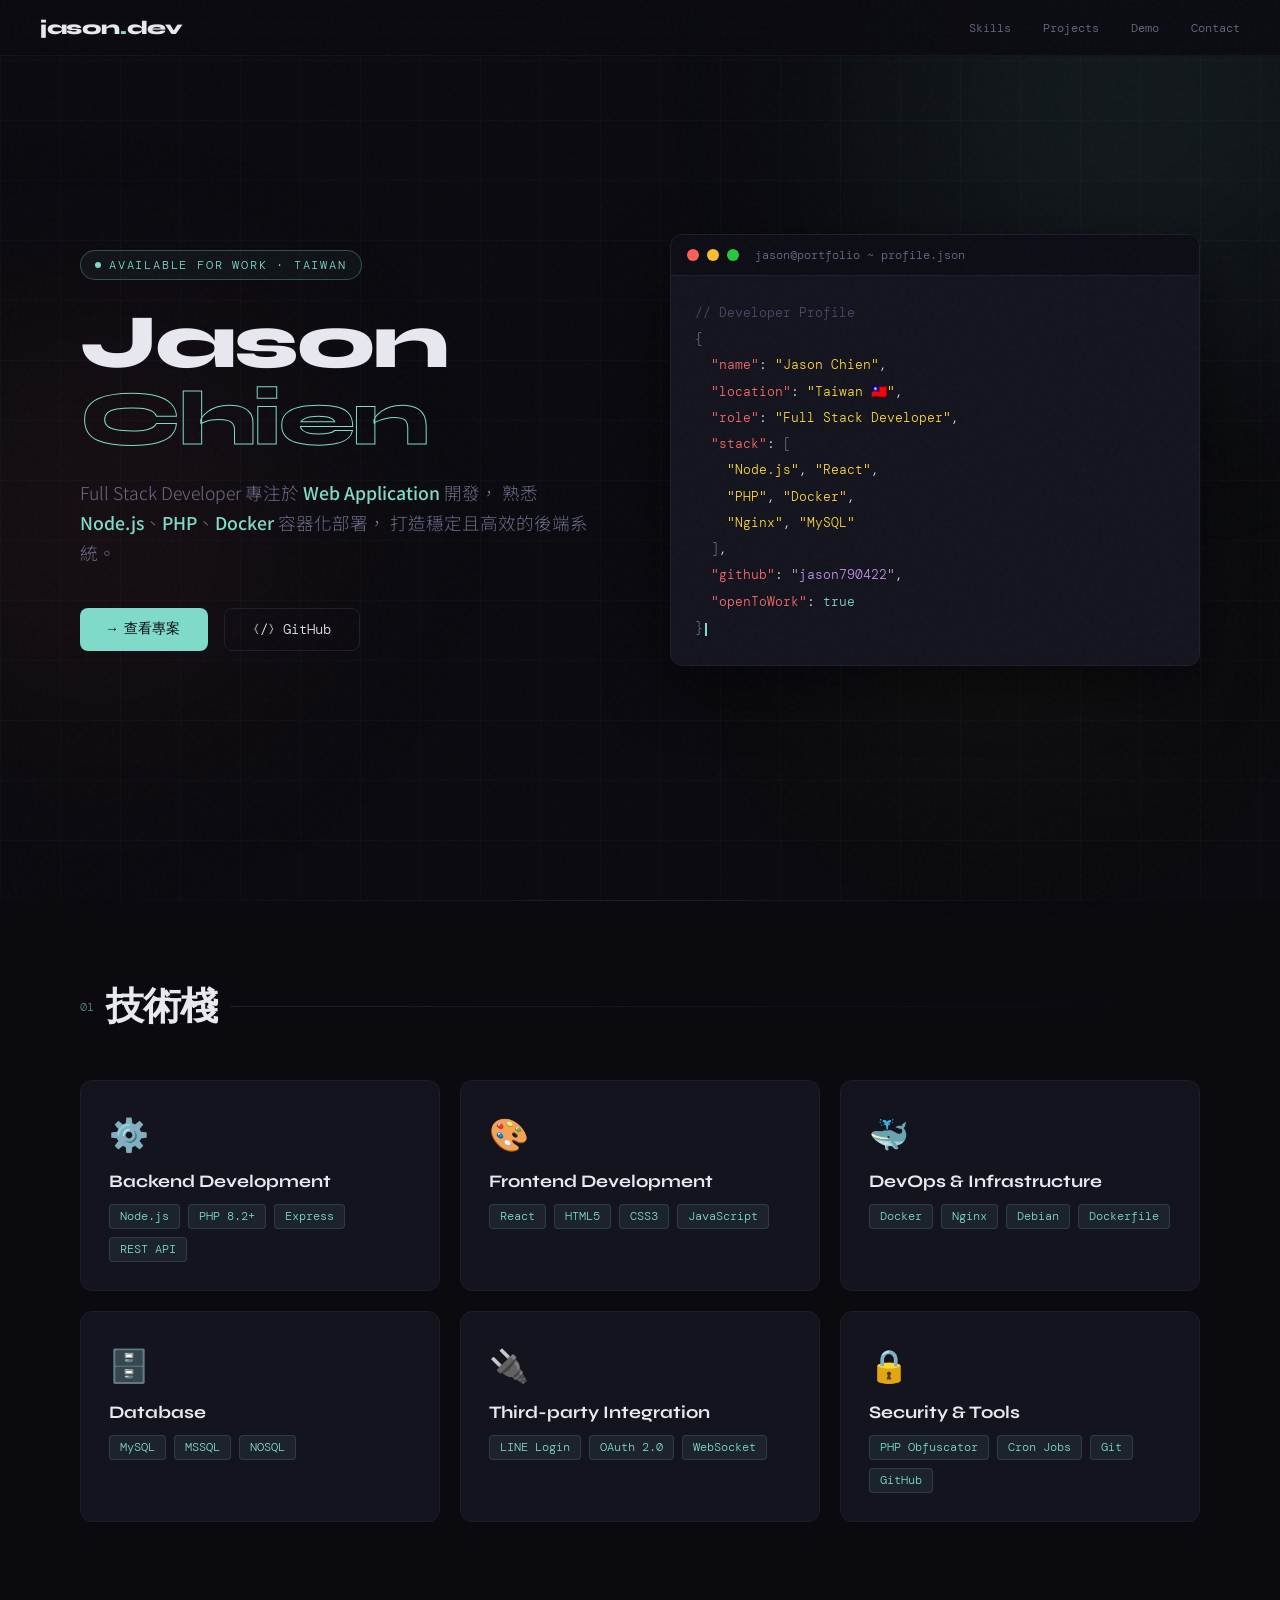
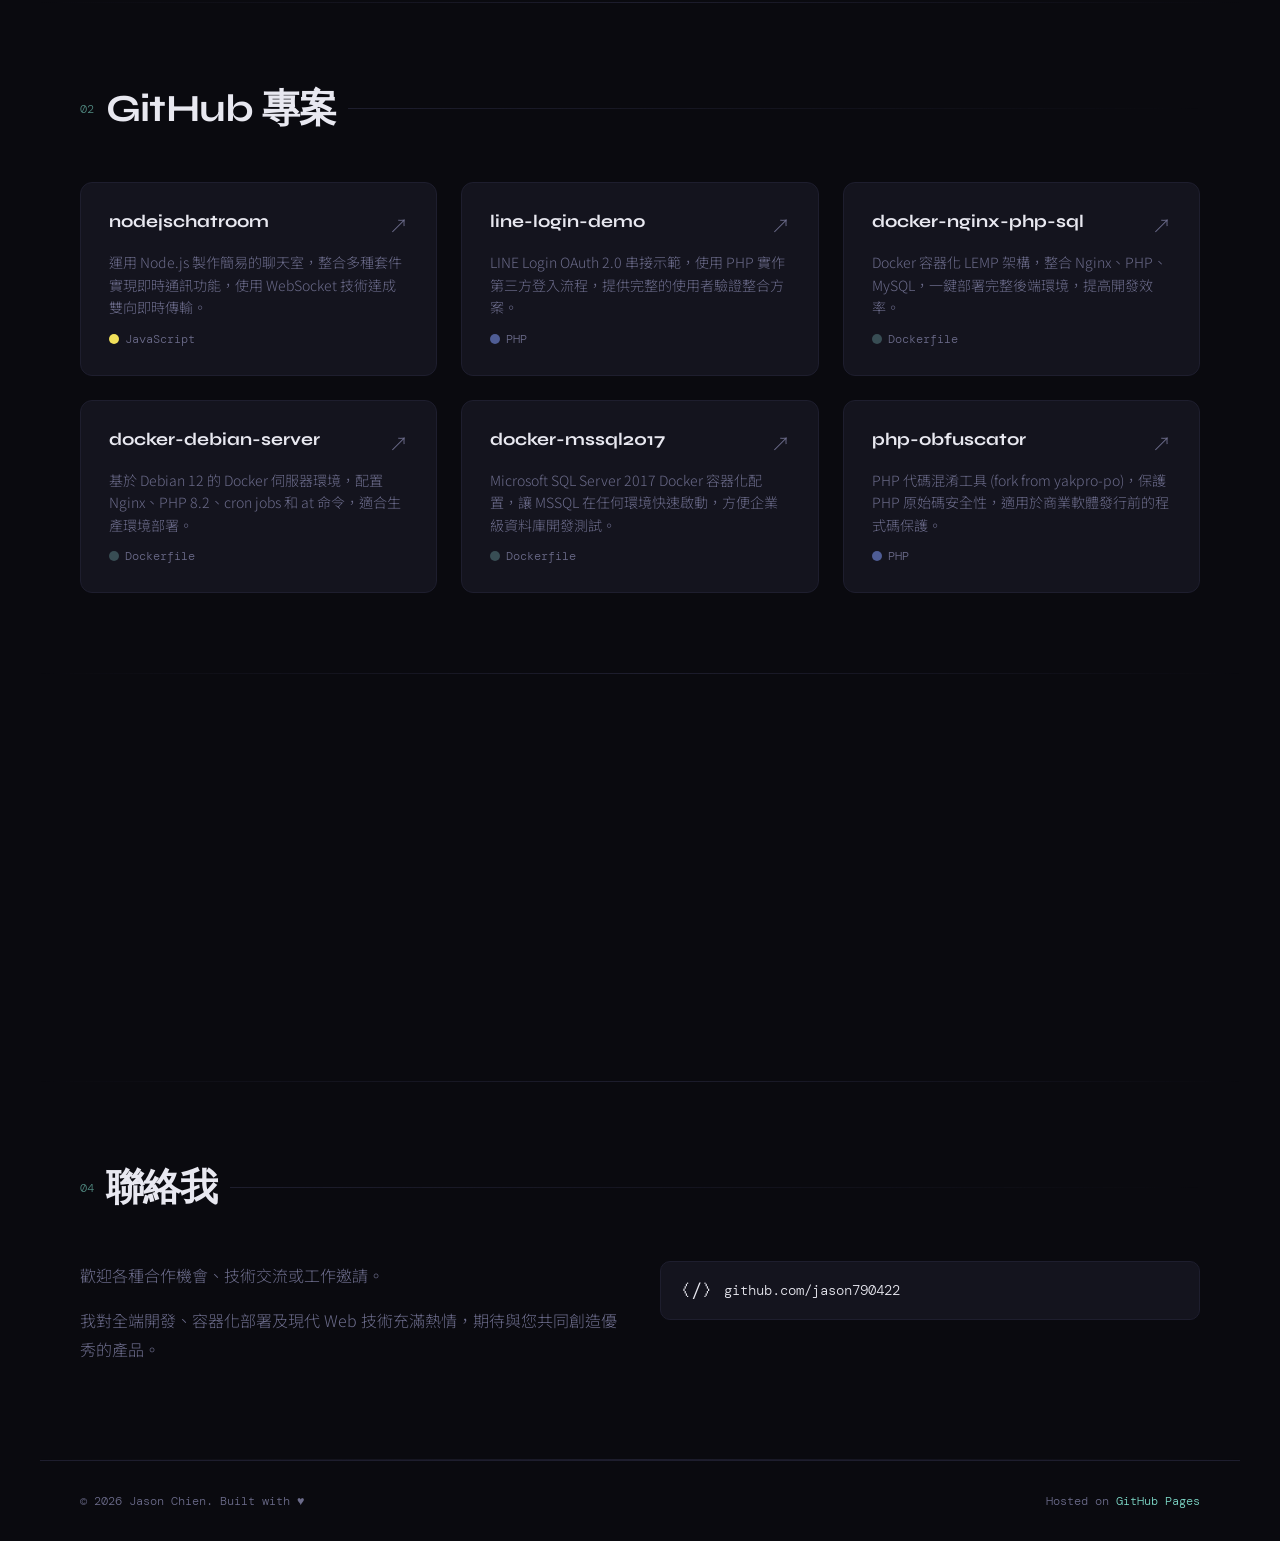
<file: index.html>
<!DOCTYPE html>
<html lang="zh-TW">

<head>
    <meta charset="UTF-8" />
    <meta name="viewport" content="width=device-width, initial-scale=1.0" />
    <title>Jason Chien | Full Stack Developer</title>
    <link rel="preconnect" href="https://fonts.googleapis.com" />
    <link
        href="https://fonts.googleapis.com/css2?family=Syne:wght@400;600;700;800&family=DM+Mono:ital,wght@0,400;0,500;1,400&family=Noto+Sans+TC:wght@300;400;500&display=swap"
        rel="stylesheet" />
    <style>
        *,
        *::before,
        *::after {
            box-sizing: border-box;
            margin: 0;
            padding: 0;
        }

        :root {
            --bg: #0a0a0f;
            --surface: #111118;
            --border: #1e1e2e;
            --accent: #7fdbca;
            --accent2: #ff6b6b;
            --accent3: #ffd93d;
            --text: #e8e8f0;
            --muted: #6b6b8a;
            --card: #14141e;
        }

        html {
            scroll-behavior: smooth;
        }

        body {
            background: var(--bg);
            color: var(--text);
            font-family: 'Noto Sans TC', sans-serif;
            font-weight: 300;
            overflow-x: hidden;
        }

        /* ── NOISE OVERLAY ── */
        body::before {
            content: '';
            position: fixed;
            inset: 0;
            background-image: url("data:image/svg+xml,%3Csvg viewBox='0 0 256 256' xmlns='http://www.w3.org/2000/svg'%3E%3Cfilter id='n'%3E%3CfeTurbulence type='fractalNoise' baseFrequency='0.9' numOctaves='4' stitchTiles='stitch'/%3E%3C/filter%3E%3Crect width='100%25' height='100%25' filter='url(%23n)' opacity='0.04'/%3E%3C/svg%3E");
            pointer-events: none;
            z-index: 9999;
            opacity: 0.6;
        }

        /* ── GRID BACKGROUND ── */
        .grid-bg {
            position: fixed;
            inset: 0;
            background-image:
                linear-gradient(rgba(127, 219, 202, 0.03) 1px, transparent 1px),
                linear-gradient(90deg, rgba(127, 219, 202, 0.03) 1px, transparent 1px);
            background-size: 60px 60px;
            pointer-events: none;
            z-index: 0;
        }

        /* ── GLOW ORBS ── */
        .orb {
            position: fixed;
            border-radius: 50%;
            filter: blur(120px);
            pointer-events: none;
            z-index: 0;
        }

        .orb-1 {
            width: 500px;
            height: 500px;
            background: rgba(127, 219, 202, 0.08);
            top: -150px;
            right: -100px;
        }

        .orb-2 {
            width: 400px;
            height: 400px;
            background: rgba(255, 107, 107, 0.06);
            bottom: 20%;
            left: -100px;
        }

        .orb-3 {
            width: 300px;
            height: 300px;
            background: rgba(255, 217, 61, 0.05);
            top: 50%;
            right: 10%;
        }

        /* ── LAYOUT ── */
        main {
            position: relative;
            z-index: 1;
        }

        /* ── HERO ── */
        .hero {
            min-height: 100vh;
            display: grid;
            grid-template-columns: 1fr 1fr;
            align-items: center;
            max-width: 1200px;
            margin: 0 auto;
            padding: 80px 40px;
            gap: 60px;
        }

        .hero-left {
            position: relative;
        }

        .tag-line {
            display: inline-flex;
            align-items: center;
            gap: 8px;
            font-family: 'DM Mono', monospace;
            font-size: 0.75rem;
            color: var(--accent);
            letter-spacing: 0.15em;
            text-transform: uppercase;
            margin-bottom: 24px;
            padding: 6px 14px;
            border: 1px solid rgba(127, 219, 202, 0.3);
            border-radius: 100px;
            background: rgba(127, 219, 202, 0.05);
            animation: fadeUp 0.8s ease both;
        }

        .tag-line::before {
            content: '';
            width: 6px;
            height: 6px;
            background: var(--accent);
            border-radius: 50%;
            animation: pulse 2s infinite;
        }

        @keyframes pulse {

            0%,
            100% {
                opacity: 1;
                transform: scale(1);
            }

            50% {
                opacity: 0.5;
                transform: scale(0.8);
            }
        }

        h1 {
            font-family: 'Syne', sans-serif;
            font-size: clamp(3rem, 6vw, 5.5rem);
            font-weight: 800;
            line-height: 1.0;
            letter-spacing: -0.03em;
            animation: fadeUp 0.8s 0.1s ease both;
        }

        h1 .name-first {
            display: block;
            color: var(--text);
        }

        h1 .name-last {
            display: block;
            -webkit-text-stroke: 1px var(--accent);
            color: transparent;
        }

        .hero-subtitle {
            margin-top: 20px;
            font-size: 1.1rem;
            color: var(--muted);
            line-height: 1.7;
            animation: fadeUp 0.8s 0.2s ease both;
        }

        .hero-subtitle span {
            color: var(--accent);
            font-weight: 500;
        }

        .hero-cta {
            display: flex;
            gap: 16px;
            margin-top: 40px;
            animation: fadeUp 0.8s 0.3s ease both;
        }

        .btn {
            display: inline-flex;
            align-items: center;
            gap: 8px;
            padding: 12px 28px;
            border-radius: 8px;
            font-family: 'DM Mono', monospace;
            font-size: 0.85rem;
            text-decoration: none;
            transition: all 0.3s ease;
            cursor: pointer;
        }

        .btn-primary {
            background: var(--accent);
            color: var(--bg);
            font-weight: 500;
            border: none;
        }

        .btn-primary:hover {
            background: #a0ede0;
            transform: translateY(-2px);
            box-shadow: 0 8px 30px rgba(127, 219, 202, 0.3);
        }

        .btn-secondary {
            background: transparent;
            color: var(--text);
            border: 1px solid var(--border);
        }

        .btn-secondary:hover {
            border-color: var(--accent);
            color: var(--accent);
            transform: translateY(-2px);
        }

        /* ── HERO RIGHT: Terminal ── */
        .terminal {
            background: var(--card);
            border: 1px solid var(--border);
            border-radius: 12px;
            overflow: hidden;
            animation: fadeUp 0.8s 0.4s ease both;
            box-shadow: 0 20px 60px rgba(0, 0, 0, 0.5);
        }

        .terminal-header {
            padding: 12px 16px;
            background: #0d0d15;
            border-bottom: 1px solid var(--border);
            display: flex;
            align-items: center;
            gap: 8px;
        }

        .dot {
            width: 12px;
            height: 12px;
            border-radius: 50%;
        }

        .dot-red {
            background: #ff5f57;
        }

        .dot-yellow {
            background: #febc2e;
        }

        .dot-green {
            background: #28c840;
        }

        .terminal-title {
            margin-left: 8px;
            font-family: 'DM Mono', monospace;
            font-size: 0.75rem;
            color: var(--muted);
        }

        .terminal-body {
            padding: 24px;
            font-family: 'DM Mono', monospace;
            font-size: 0.82rem;
            line-height: 2;
        }

        .t-comment {
            color: #4a4a6a;
        }

        .t-key {
            color: var(--accent2);
        }

        .t-val {
            color: var(--accent);
        }

        .t-str {
            color: var(--accent3);
        }

        .t-arr {
            color: #c792ea;
        }

        .t-bracket {
            color: var(--muted);
        }

        .t-cursor {
            display: inline-block;
            width: 2px;
            height: 1em;
            background: var(--accent);
            animation: blink 1s step-end infinite;
            vertical-align: text-bottom;
            margin-left: 2px;
        }

        @keyframes blink {

            0%,
            100% {
                opacity: 1;
            }

            50% {
                opacity: 0;
            }
        }

        /* ── SECTION COMMON ── */
        section {
            max-width: 1200px;
            margin: 0 auto;
            padding: 80px 40px;
        }

        .section-label {
            display: flex;
            align-items: center;
            gap: 12px;
            margin-bottom: 48px;
        }

        .section-label .num {
            font-family: 'DM Mono', monospace;
            font-size: 0.75rem;
            color: var(--accent);
            opacity: 0.6;
        }

        .section-label h2 {
            font-family: 'Syne', sans-serif;
            font-size: clamp(1.8rem, 3vw, 2.5rem);
            font-weight: 700;
            letter-spacing: -0.02em;
        }

        .section-label::after {
            content: '';
            flex: 1;
            height: 1px;
            background: linear-gradient(90deg, var(--border) 0%, transparent 100%);
        }

        /* ── SKILLS ── */
        .skills-grid {
            display: grid;
            grid-template-columns: repeat(auto-fit, minmax(280px, 1fr));
            gap: 20px;
        }

        .skill-card {
            background: var(--card);
            border: 1px solid var(--border);
            border-radius: 12px;
            padding: 28px;
            transition: all 0.3s ease;
            position: relative;
            overflow: hidden;
        }

        .skill-card::before {
            content: '';
            position: absolute;
            top: 0;
            left: 0;
            right: 0;
            height: 2px;
            background: linear-gradient(90deg, var(--accent), transparent);
            transform: scaleX(0);
            transform-origin: left;
            transition: transform 0.3s ease;
        }

        .skill-card:hover {
            border-color: rgba(127, 219, 202, 0.3);
            transform: translateY(-4px);
        }

        .skill-card:hover::before {
            transform: scaleX(1);
        }

        .skill-icon {
            font-size: 2rem;
            margin-bottom: 16px;
        }

        .skill-title {
            font-family: 'Syne', sans-serif;
            font-size: 1.1rem;
            font-weight: 700;
            margin-bottom: 12px;
        }

        .skill-tags {
            display: flex;
            flex-wrap: wrap;
            gap: 8px;
        }

        .tag {
            font-family: 'DM Mono', monospace;
            font-size: 0.72rem;
            padding: 4px 10px;
            border-radius: 4px;
            background: rgba(127, 219, 202, 0.08);
            color: var(--accent);
            border: 1px solid rgba(127, 219, 202, 0.15);
        }

        /* ── PROJECTS ── */
        .projects-grid {
            display: grid;
            grid-template-columns: repeat(auto-fit, minmax(340px, 1fr));
            gap: 24px;
        }

        .project-card {
            background: var(--card);
            border: 1px solid var(--border);
            border-radius: 12px;
            padding: 28px;
            transition: all 0.3s ease;
            display: flex;
            flex-direction: column;
            gap: 12px;
            text-decoration: none;
            color: inherit;
        }

        .project-card:hover {
            border-color: rgba(127, 219, 202, 0.3);
            transform: translateY(-4px);
            box-shadow: 0 12px 40px rgba(0, 0, 0, 0.4);
        }

        .project-header {
            display: flex;
            justify-content: space-between;
            align-items: flex-start;
        }

        .project-name {
            font-family: 'Syne', sans-serif;
            font-size: 1.1rem;
            font-weight: 700;
            color: var(--text);
        }

        .project-arrow {
            color: var(--muted);
            font-size: 1.2rem;
            transition: all 0.3s;
        }

        .project-card:hover .project-arrow {
            color: var(--accent);
            transform: translate(3px, -3px);
        }

        .project-desc {
            font-size: 0.88rem;
            color: var(--muted);
            line-height: 1.6;
        }

        .project-lang {
            display: flex;
            align-items: center;
            gap: 6px;
            margin-top: auto;
            font-family: 'DM Mono', monospace;
            font-size: 0.75rem;
            color: var(--muted);
        }

        .lang-dot {
            width: 10px;
            height: 10px;
            border-radius: 50%;
        }

        /* ── REACT DEMO ── */
        .demo-section {
            background: var(--card);
            border: 1px solid var(--border);
            border-radius: 16px;
            overflow: hidden;
        }

        .demo-header {
            padding: 20px 28px;
            border-bottom: 1px solid var(--border);
            display: flex;
            align-items: center;
            gap: 16px;
        }

        .demo-header h3 {
            font-family: 'Syne', sans-serif;
            font-weight: 700;
            font-size: 1rem;
        }

        .demo-badge {
            font-family: 'DM Mono', monospace;
            font-size: 0.7rem;
            padding: 3px 10px;
            background: rgba(255, 107, 107, 0.15);
            color: var(--accent2);
            border: 1px solid rgba(255, 107, 107, 0.3);
            border-radius: 100px;
        }

        .demo-links {
            display: grid;
            grid-template-columns: repeat(auto-fit, minmax(280px, 1fr));
            gap: 0;
        }

        .demo-link {
            display: flex;
            align-items: center;
            gap: 16px;
            padding: 24px 28px;
            border-right: 1px solid var(--border);
            border-bottom: 1px solid var(--border);
            text-decoration: none;
            color: inherit;
            transition: all 0.3s ease;
        }

        .demo-link:last-child {
            border-right: none;
        }

        .demo-link:hover {
            background: rgba(127, 219, 202, 0.04);
        }

        .demo-link:hover .demo-link-icon {
            color: var(--accent);
        }

        .demo-link-icon {
            font-size: 1.8rem;
            transition: color 0.3s;
        }

        .demo-link-info {
            flex: 1;
        }

        .demo-link-title {
            font-family: 'Syne', sans-serif;
            font-weight: 600;
            font-size: 0.95rem;
            margin-bottom: 4px;
        }

        .demo-link-url {
            font-family: 'DM Mono', monospace;
            font-size: 0.72rem;
            color: var(--muted);
        }

        /* ── CONTACT ── */
        .contact-grid {
            display: grid;
            grid-template-columns: 1fr 1fr;
            gap: 40px;
            align-items: start;
        }

        .contact-text p {
            font-size: 1rem;
            color: var(--muted);
            line-height: 1.8;
            margin-bottom: 16px;
        }

        .contact-links {
            display: flex;
            flex-direction: column;
            gap: 12px;
        }

        .contact-link {
            display: flex;
            align-items: center;
            gap: 12px;
            padding: 16px 20px;
            background: var(--card);
            border: 1px solid var(--border);
            border-radius: 10px;
            text-decoration: none;
            color: var(--text);
            font-family: 'DM Mono', monospace;
            font-size: 0.85rem;
            transition: all 0.3s ease;
        }

        .contact-link:hover {
            border-color: var(--accent);
            color: var(--accent);
            transform: translateX(4px);
        }

        .contact-link-icon {
            font-size: 1.2rem;
        }

        /* ── FOOTER ── */
        footer {
            border-top: 1px solid var(--border);
            padding: 32px 40px;
            max-width: 1200px;
            margin: 0 auto;
            display: flex;
            justify-content: space-between;
            align-items: center;
        }

        .footer-left {
            font-family: 'DM Mono', monospace;
            font-size: 0.78rem;
            color: var(--muted);
        }

        .footer-right {
            font-family: 'DM Mono', monospace;
            font-size: 0.78rem;
            color: var(--muted);
        }

        .footer-right span {
            color: var(--accent);
        }

        /* ── ANIMATIONS ── */
        @keyframes fadeUp {
            from {
                opacity: 0;
                transform: translateY(24px);
            }

            to {
                opacity: 1;
                transform: translateY(0);
            }
        }

        .fade-in {
            opacity: 0;
            transform: translateY(20px);
            transition: opacity 0.7s ease, transform 0.7s ease;
        }

        .fade-in.visible {
            opacity: 1;
            transform: translateY(0);
        }

        /* ── NAV ── */
        nav {
            position: fixed;
            top: 0;
            left: 0;
            right: 0;
            z-index: 100;
            padding: 16px 40px;
            display: flex;
            justify-content: space-between;
            align-items: center;
            background: rgba(10, 10, 15, 0.8);
            backdrop-filter: blur(12px);
            border-bottom: 1px solid rgba(30, 30, 46, 0.5);
        }

        .nav-logo {
            font-family: 'Syne', sans-serif;
            font-weight: 800;
            font-size: 1.2rem;
            letter-spacing: -0.02em;
        }

        .nav-logo span {
            color: var(--accent);
        }

        .nav-links {
            display: flex;
            gap: 32px;
        }

        .nav-links a {
            font-family: 'DM Mono', monospace;
            font-size: 0.78rem;
            color: var(--muted);
            text-decoration: none;
            transition: color 0.3s;
        }

        .nav-links a:hover {
            color: var(--accent);
        }

        /* ── DIVIDER ── */
        .divider {
            max-width: 1200px;
            margin: 0 auto;
            height: 1px;
            background: linear-gradient(90deg, transparent, var(--border), transparent);
        }

        /* ── RESPONSIVE ── */
        @media (max-width: 768px) {
            .hero {
                grid-template-columns: 1fr;
                padding: 120px 24px 60px;
            }

            .terminal {
                display: none;
            }

            nav {
                padding: 16px 24px;
            }

            .nav-links {
                display: none;
            }

            section {
                padding: 60px 24px;
            }

            .contact-grid {
                grid-template-columns: 1fr;
            }

            footer {
                flex-direction: column;
                gap: 12px;
                text-align: center;
                padding: 24px;
            }
        }
    </style>
</head>

<body>

    <div class="grid-bg"></div>
    <div class="orb orb-1"></div>
    <div class="orb orb-2"></div>
    <div class="orb orb-3"></div>

    <!-- NAV -->
    <nav>
        <div class="nav-logo">jason<span>.</span>dev</div>
        <div class="nav-links">
            <a href="#skills">Skills</a>
            <a href="#projects">Projects</a>
            <a href="#demo">Demo</a>
            <a href="#contact">Contact</a>
        </div>
    </nav>

    <main>
        <!-- HERO -->
        <div class="hero">
            <div class="hero-left">
                <div class="tag-line">Available for work · Taiwan</div>
                <h1>
                    <span class="name-first">Jason</span>
                    <span class="name-last">Chien</span>
                </h1>
                <p class="hero-subtitle">
                    Full Stack Developer 專注於 <span>Web Application</span> 開發，
                    熟悉 <span>Node.js</span>、<span>PHP</span>、<span>Docker</span> 容器化部署，
                    打造穩定且高效的後端系統。
                </p>
                <div class="hero-cta">
                    <a href="#projects" class="btn btn-primary">→ 查看專案</a>
                    <a href="https://github.com/jason790422" target="_blank" class="btn btn-secondary">⟨/⟩ GitHub</a>
                </div>
            </div>

            <div class="terminal">
                <div class="terminal-header">
                    <div class="dot dot-red"></div>
                    <div class="dot dot-yellow"></div>
                    <div class="dot dot-green"></div>
                    <div class="terminal-title">jason@portfolio ~ profile.json</div>
                </div>
                <div class="terminal-body">
                    <div class="t-comment">// Developer Profile</div>
                    <div><span class="t-bracket">{</span></div>
                    <div>&nbsp;&nbsp;<span class="t-key">"name"</span>: <span class="t-str">"Jason Chien"</span>,</div>
                    <div>&nbsp;&nbsp;<span class="t-key">"location"</span>: <span class="t-str">"Taiwan 🇹🇼"</span>,
                    </div>
                    <div>&nbsp;&nbsp;<span class="t-key">"role"</span>: <span class="t-str">"Full Stack
                            Developer"</span>,</div>
                    <div>&nbsp;&nbsp;<span class="t-key">"stack"</span>: <span class="t-bracket">[</span></div>
                    <div>&nbsp;&nbsp;&nbsp;&nbsp;<span class="t-str">"Node.js"</span>, <span
                            class="t-str">"React"</span>,</div>
                    <div>&nbsp;&nbsp;&nbsp;&nbsp;<span class="t-str">"PHP"</span>, <span class="t-str">"Docker"</span>,
                    </div>
                    <div>&nbsp;&nbsp;&nbsp;&nbsp;<span class="t-str">"Nginx"</span>, <span class="t-str">"MySQL"</span>
                    </div>
                    <div>&nbsp;&nbsp;<span class="t-bracket">]</span>,</div>
                    <div>&nbsp;&nbsp;<span class="t-key">"github"</span>: <span class="t-arr">"jason790422"</span>,
                    </div>
                    <div>&nbsp;&nbsp;<span class="t-key">"openToWork"</span>: <span class="t-val">true</span></div>
                    <div><span class="t-bracket">}</span><span class="t-cursor"></span></div>
                </div>
            </div>
        </div>

        <div class="divider"></div>

        <!-- SKILLS -->
        <section id="skills">
            <div class="section-label fade-in">
                <span class="num">01</span>
                <h2>技術棧</h2>
            </div>
            <div class="skills-grid">
                <div class="skill-card fade-in">
                    <div class="skill-icon">⚙️</div>
                    <div class="skill-title">Backend Development</div>
                    <div class="skill-tags">
                        <span class="tag">Node.js</span>
                        <span class="tag">PHP 8.2+</span>
                        <span class="tag">Express</span>
                        <span class="tag">REST API</span>
                    </div>
                </div>
                <div class="skill-card fade-in">
                    <div class="skill-icon">🎨</div>
                    <div class="skill-title">Frontend Development</div>
                    <div class="skill-tags">
                        <span class="tag">React</span>
                        <span class="tag">HTML5</span>
                        <span class="tag">CSS3</span>
                        <span class="tag">JavaScript</span>
                    </div>
                </div>
                <div class="skill-card fade-in">
                    <div class="skill-icon">🐳</div>
                    <div class="skill-title">DevOps & Infrastructure</div>
                    <div class="skill-tags">
                        <span class="tag">Docker</span>
                        <span class="tag">Nginx</span>
                        <span class="tag">Debian</span>
                        <span class="tag">Dockerfile</span>
                    </div>
                </div>
                <div class="skill-card fade-in">
                    <div class="skill-icon">🗄️</div>
                    <div class="skill-title">Database</div>
                    <div class="skill-tags">
                        <span class="tag">MySQL</span>
                        <span class="tag">MSSQL</span>
                        <span class="tag">NOSQL</span>
                    </div>
                </div>
                <div class="skill-card fade-in">
                    <div class="skill-icon">🔌</div>
                    <div class="skill-title">Third-party Integration</div>
                    <div class="skill-tags">
                        <span class="tag">LINE Login</span>
                        <span class="tag">OAuth 2.0</span>
                        <span class="tag">WebSocket</span>
                    </div>
                </div>
                <div class="skill-card fade-in">
                    <div class="skill-icon">🔒</div>
                    <div class="skill-title">Security & Tools</div>
                    <div class="skill-tags">
                        <span class="tag">PHP Obfuscator</span>
                        <span class="tag">Cron Jobs</span>
                        <span class="tag">Git</span>
                        <span class="tag">GitHub</span>
                    </div>
                </div>
            </div>
        </section>

        <div class="divider"></div>

        <!-- PROJECTS -->
        <section id="projects">
            <div class="section-label fade-in">
                <span class="num">02</span>
                <h2>GitHub 專案</h2>
            </div>
            <div class="projects-grid">
                <a href="https://github.com/jason790422/nodejschatroom" target="_blank" class="project-card fade-in">
                    <div class="project-header">
                        <div class="project-name">nodejschatroom</div>
                        <div class="project-arrow">↗</div>
                    </div>
                    <div class="project-desc">運用 Node.js 製作簡易的聊天室，整合多種套件實現即時通訊功能，使用 WebSocket 技術達成雙向即時傳輸。</div>
                    <div class="project-lang">
                        <div class="lang-dot" style="background: #f1e05a;"></div>
                        JavaScript
                    </div>
                </a>

                <a href="https://github.com/jason790422/line-login-demo" target="_blank" class="project-card fade-in">
                    <div class="project-header">
                        <div class="project-name">line-login-demo</div>
                        <div class="project-arrow">↗</div>
                    </div>
                    <div class="project-desc">LINE Login OAuth 2.0 串接示範，使用 PHP 實作第三方登入流程，提供完整的使用者驗證整合方案。</div>
                    <div class="project-lang">
                        <div class="lang-dot" style="background: #4F5D95;"></div>
                        PHP
                    </div>
                </a>

                <a href="https://github.com/jason790422/docker-nginx-php-sql" target="_blank"
                    class="project-card fade-in">
                    <div class="project-header">
                        <div class="project-name">docker-nginx-php-sql</div>
                        <div class="project-arrow">↗</div>
                    </div>
                    <div class="project-desc">Docker 容器化 LEMP 架構，整合 Nginx、PHP、MySQL，一鍵部署完整後端環境，提高開發效率。</div>
                    <div class="project-lang">
                        <div class="lang-dot" style="background: #384d54;"></div>
                        Dockerfile
                    </div>
                </a>

                <a href="https://github.com/jason790422/docker-debian-server" target="_blank"
                    class="project-card fade-in">
                    <div class="project-header">
                        <div class="project-name">docker-debian-server</div>
                        <div class="project-arrow">↗</div>
                    </div>
                    <div class="project-desc">基於 Debian 12 的 Docker 伺服器環境，配置 Nginx、PHP 8.2、cron jobs 和 at 命令，適合生產環境部署。
                    </div>
                    <div class="project-lang">
                        <div class="lang-dot" style="background: #384d54;"></div>
                        Dockerfile
                    </div>
                </a>

                <a href="https://github.com/jason790422/docker-mssql2017" target="_blank" class="project-card fade-in">
                    <div class="project-header">
                        <div class="project-name">docker-mssql2017</div>
                        <div class="project-arrow">↗</div>
                    </div>
                    <div class="project-desc">Microsoft SQL Server 2017 Docker 容器化配置，讓 MSSQL 在任何環境快速啟動，方便企業級資料庫開發測試。
                    </div>
                    <div class="project-lang">
                        <div class="lang-dot" style="background: #384d54;"></div>
                        Dockerfile
                    </div>
                </a>

                <a href="https://github.com/jason790422/php-obfuscator" target="_blank" class="project-card fade-in">
                    <div class="project-header">
                        <div class="project-name">php-obfuscator</div>
                        <div class="project-arrow">↗</div>
                    </div>
                    <div class="project-desc">PHP 代碼混淆工具 (fork from yakpro-po)，保護 PHP 原始碼安全性，適用於商業軟體發行前的程式碼保護。</div>
                    <div class="project-lang">
                        <div class="lang-dot" style="background: #4F5D95;"></div>
                        PHP
                    </div>
                </a>
            </div>
        </section>

        <div class="divider"></div>

        <!-- REACT DEMO -->
        <section id="demo">
            <div class="section-label fade-in">
                <span class="num">03</span>
                <h2>Demo</h2>
            </div>
            <div class="demo-section fade-in">
                <div class="demo-header">
                    <h3>⚛️ Live Demos — GitHub Pages</h3>

                </div>
                <div class="demo-links">
                    <a href="https://jason790422.github.io/" target="_blank" class="demo-link">
                        <div class="demo-link-icon">🚀</div>
                        <div class="demo-link-info">
                            <div class="demo-link-title">Portfolio Homepage</div>
                            <div class="demo-link-url">jason790422.github.io</div>
                        </div>
                        <span style="color:var(--muted)">↗</span>
                    </a>
                    <a href="./lotto.html" target="_blank" class="demo-link">
                        <div class="demo-link-icon">🎱</div>
                        <div class="demo-link-info">
                            <div class="demo-link-title">威力彩號碼分析</div>
                            <div class="demo-link-url">jason790422.github.io/lotto.html</div>
                        </div>
                        <span style="color:var(--muted)">↗</span>
                    </a>
                    <a href="https://github.com/jason790422" target="_blank" class="demo-link">
                        <div class="demo-link-icon">📦</div>
                        <div class="demo-link-info">
                            <div class="demo-link-title">Source Code on GitHub</div>
                            <div class="demo-link-url">github.com/jason790422</div>
                        </div>
                        <span style="color:var(--muted)">↗</span>
                    </a>
                </div>
            </div>
        </section>

        <div class="divider"></div>

        <!-- CONTACT -->
        <section id="contact">
            <div class="section-label fade-in">
                <span class="num">04</span>
                <h2>聯絡我</h2>
            </div>
            <div class="contact-grid">
                <div class="contact-text fade-in">
                    <p>歡迎各種合作機會、技術交流或工作邀請。</p>
                    <p>我對全端開發、容器化部署及現代 Web 技術充滿熱情，期待與您共同創造優秀的產品。</p>
                </div>
                <div class="contact-links fade-in">
                    <a href="https://github.com/jason790422" target="_blank" class="contact-link">
                        <span class="contact-link-icon">⟨/⟩</span>
                        github.com/jason790422
                    </a>
                </div>
            </div>
        </section>

        <!-- FOOTER -->
        <div class="divider"></div>
        <footer>
            <div class="footer-left">© 2026 Jason Chien. Built with ♥</div>
            <div class="footer-right">Hosted on <span>GitHub Pages</span></div>
        </footer>
    </main>

    <script>
        // Scroll-triggered fade-in
        const observer = new IntersectionObserver((entries) => {
            entries.forEach((entry, i) => {
                if (entry.isIntersecting) {
                    setTimeout(() => {
                        entry.target.classList.add('visible');
                    }, i * 80);
                    observer.unobserve(entry.target);
                }
            });
        }, { threshold: 0.1 });

        document.querySelectorAll('.fade-in').forEach(el => observer.observe(el));

        // Smooth nav highlight
        const sections = document.querySelectorAll('section[id]');
        const navLinks = document.querySelectorAll('.nav-links a');

        window.addEventListener('scroll', () => {
            let current = '';
            sections.forEach(s => {
                if (window.scrollY >= s.offsetTop - 200) current = s.id;
            });
            navLinks.forEach(a => {
                a.style.color = a.getAttribute('href') === '#' + current ? 'var(--accent)' : '';
            });
        });
    </script>
</body>

</html>
</file>
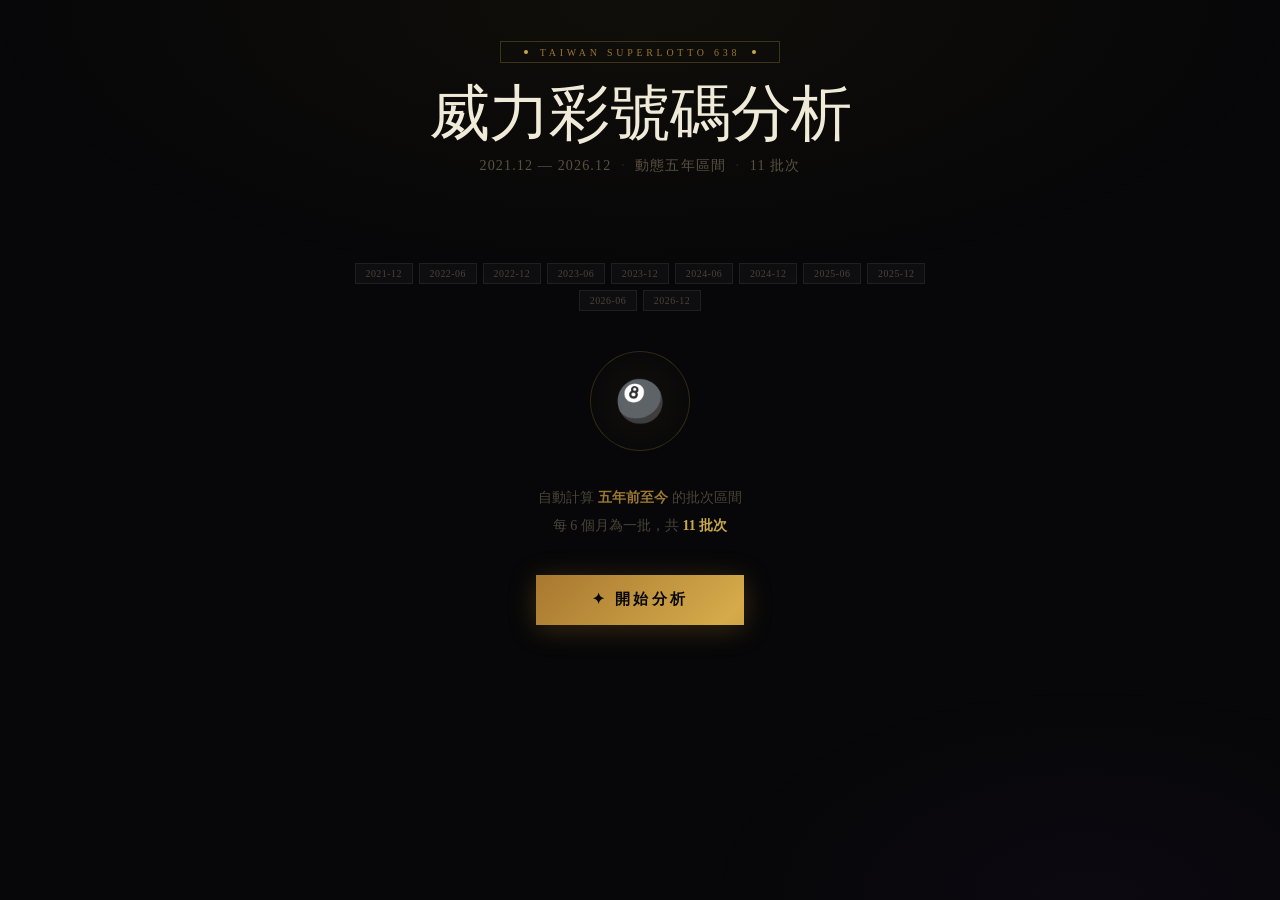
<file: lotto.html>
<!doctype html>
<html lang="en">
    <head>
      <meta charset="UTF-8" />
      <link rel="icon" type="image/svg+xml" href="/assets/favicon.svg" />
      <meta name="viewport" content="width=device-width, initial-scale=1.0" />
      <meta name="description" content="台灣威力彩 2021–2026 五年歷史開獎號碼頻率分析，找出最常出現的號碼組合。" />
      <meta name="theme-color" content="#070709" />
      <title>威力彩號碼分析</title>
      <link rel="preconnect" href="https://fonts.googleapis.com" />
      <link rel="preconnect" href="https://fonts.gstatic.com" crossorigin />
      <link href="https://fonts.googleapis.com/css2?family=Noto+Serif+TC:wght@400;700&display=swap" rel="stylesheet" />
      <script type="module" crossorigin src="/assets/index-BbscCY41.js"></script>
      <link rel="stylesheet" crossorigin href="/assets/index-DeD1qAj2.css">
    </head>
    <body>
        <div id="root"></div>
    </body>
</html>
</file>
<file: assets/index-DeD1qAj2.css>
*{margin:0;padding:0;box-sizing:border-box}body{font-family:"Noto Serif TC",Palatino Linotype,serif;background:#070709}
</file>
